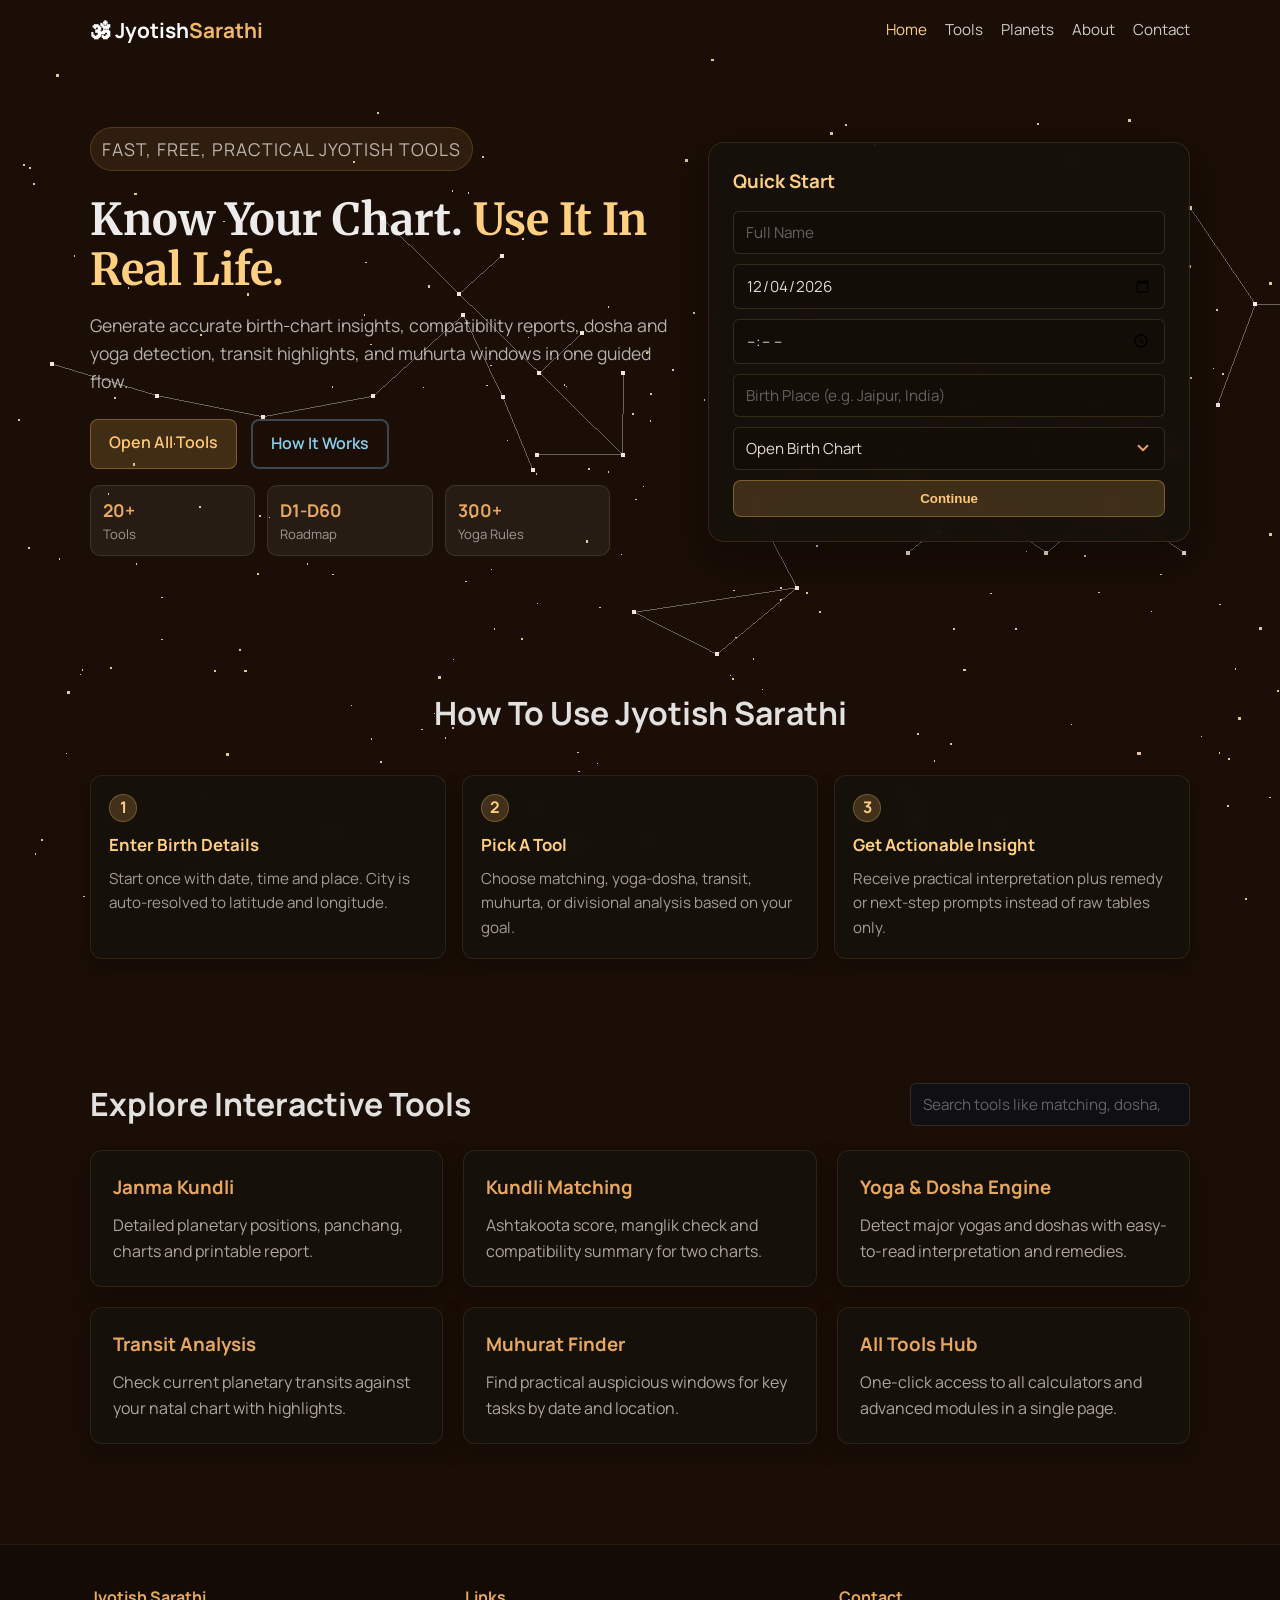
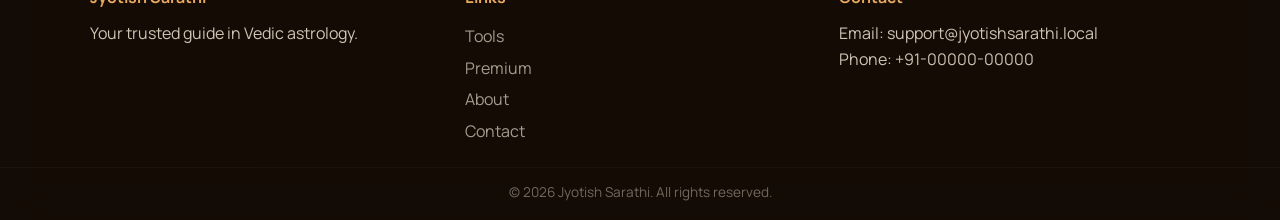
<file: index.html>
<!DOCTYPE html>
<html lang="en">
<head>
<meta charset="UTF-8" />
<meta name="viewport" content="width=device-width, initial-scale=1.0"/>
<title>Jyotish Sarathi - Vedic Astrology & Premium Consultations</title>
<link rel="preconnect" href="https://fonts.googleapis.com">
<link rel="preconnect" href="https://fonts.gstatic.com" crossorigin>
<link href="https://fonts.googleapis.com/css2?family=Manrope:wght@400;500;700;800&family=Merriweather:wght@700;900&display=swap" rel="stylesheet">
<link rel="stylesheet" href="assets/css/styles.css?v=12"/>
</head>
<body>
<canvas id="bgStars" aria-hidden="true"></canvas>
<div class="aurora-layer" aria-hidden="true"></div>
<header class="site-header">
  <div class="container nav-wrap">
    <a href="index.html" class="logo">🕉 Jyotish<span>Sarathi</span></a>
    <button class="nav-toggle" aria-label="Menu">☰</button>
    <nav class="nav">
      <a href="index.html" class="active">Home</a>
      <a href="tools.html">Tools</a>
      
      <a href="panchang.html">Planets</a>
      <a href="about.html">About</a>
      <a href="contact.html">Contact</a>
    </nav>
  </div>
</header>

<section class="hero">
  <div class="hero-orb orb-a" aria-hidden="true"></div>
  <div class="hero-orb orb-b" aria-hidden="true"></div>
  <div class="container hero-grid">
    <div>
      <p class="pill">Fast, Free, Practical Jyotish Tools</p>
      <h1>Know Your Chart. <span class="accent">Use It In Real Life.</span></h1>
      <p>Generate accurate birth-chart insights, compatibility reports, dosha and yoga detection, transit highlights, and muhurta windows in one guided flow.</p>
      <div class="hero-cta">
        <a href="tools.html" class="btn btn-primary">Open All Tools</a>
        <a href="#howItWorks" class="btn btn-outline">How It Works</a>
      </div>
      <div class="mini-stats">
        <div><strong>20+</strong><span>Tools</span></div>
        <div><strong>D1-D60</strong><span>Roadmap</span></div>
        <div><strong>300+</strong><span>Yoga Rules</span></div>
      </div>
    </div>
    <div class="hero-card">
      <h3>Quick Start</h3>
      <form id="quickKundli">
        <input type="text" name="name" placeholder="Full Name" required/>
        <input type="date" name="date" required/>
        <input type="time" name="time" required/>
        <input type="text" name="place" placeholder="Birth Place (e.g. Jaipur, India)" required/>
        <select name="next" required>
          <option value="panchang.html">Open Birth Chart</option>
          <option value="kundli-matching.html">Go to Kundli Matching</option>
          <option value="yoga-dosha.html">Check Yoga & Dosha</option>
          <option value="transit-analysis.html">Transit Analysis</option>
        </select>
        <button class="btn btn-primary" type="submit">Continue</button>
      </form>
    </div>
  </div>
</section>

<section class="section" id="howItWorks">
  <div class="container">
    <h2 class="section-title">How To Use Jyotish Sarathi</h2>
    <div class="journey-grid">
      <article class="journey-step">
        <span>1</span>
        <h3>Enter Birth Details</h3>
        <p>Start once with date, time and place. City is auto-resolved to latitude and longitude.</p>
      </article>
      <article class="journey-step">
        <span>2</span>
        <h3>Pick A Tool</h3>
        <p>Choose matching, yoga-dosha, transit, muhurta, or divisional analysis based on your goal.</p>
      </article>
      <article class="journey-step">
        <span>3</span>
        <h3>Get Actionable Insight</h3>
        <p>Receive practical interpretation plus remedy or next-step prompts instead of raw tables only.</p>
      </article>
    </div>
  </div>
</section>

<section class="section">
  <div class="container">
    <div class="tool-head">
      <h2 class="section-title">Explore Interactive Tools</h2>
      <input id="toolSearch" type="search" placeholder="Search tools like matching, dosha, transit..." aria-label="Search tools"/>
    </div>
    <div class="grid-3 tool-grid" id="toolGrid">
      <a class="card tool-card" href="panchang.html" data-keywords="janam kundli birth chart planets d1 d9">
        <h3>Janma Kundli</h3>
        <p>Detailed planetary positions, panchang, charts and printable report.</p>
      </a>
      <a class="card tool-card" href="kundli-matching.html" data-keywords="kundli matching guna milan marriage compatibility">
        <h3>Kundli Matching</h3>
        <p>Ashtakoota score, manglik check and compatibility summary for two charts.</p>
      </a>
      <a class="card tool-card" href="yoga-dosha.html" data-keywords="yoga dosha manglik kaal sarp gajakesari">
        <h3>Yoga & Dosha Engine</h3>
        <p>Detect major yogas and doshas with easy-to-read interpretation and remedies.</p>
      </a>
      <a class="card tool-card" href="transit-analysis.html" data-keywords="transit gochar saturn jupiter sade sati">
        <h3>Transit Analysis</h3>
        <p>Check current planetary transits against your natal chart with highlights.</p>
      </a>
      <a class="card tool-card" href="muhurat-finder.html" data-keywords="muhurat shubh lagna marriage griha pravesh">
        <h3>Muhurat Finder</h3>
        <p>Find practical auspicious windows for key tasks by date and location.</p>
      </a>
      <a class="card tool-card" href="tools.html" data-keywords="all tools panchang dasha divisional ashtakavarga">
        <h3>All Tools Hub</h3>
        <p>One-click access to all calculators and advanced modules in a single page.</p>
      </a>
    </div>
  </div>
</section>

<footer class="site-footer">
  <div class="container foot-grid">
    <div><h4>Jyotish Sarathi</h4><p>Your trusted guide in Vedic astrology.</p></div>
    <div><h4>Links</h4>
      <a href="tools.html">Tools</a><a href="premium.html">Premium</a><a href="about.html">About</a><a href="contact.html">Contact</a>
    </div>
    <div><h4>Contact</h4><p>Email: support@jyotishsarathi.local<br/>Phone: +91-00000-00000</p></div>
  </div>
  <p class="copy">© <span id="yr"></span> Jyotish Sarathi. All rights reserved.</p>
</footer>

<script src="assets/js/main.js"></script>
<script type="module" src="assets/js/divine-bg.js"></script>
</body>
</html>
</file>
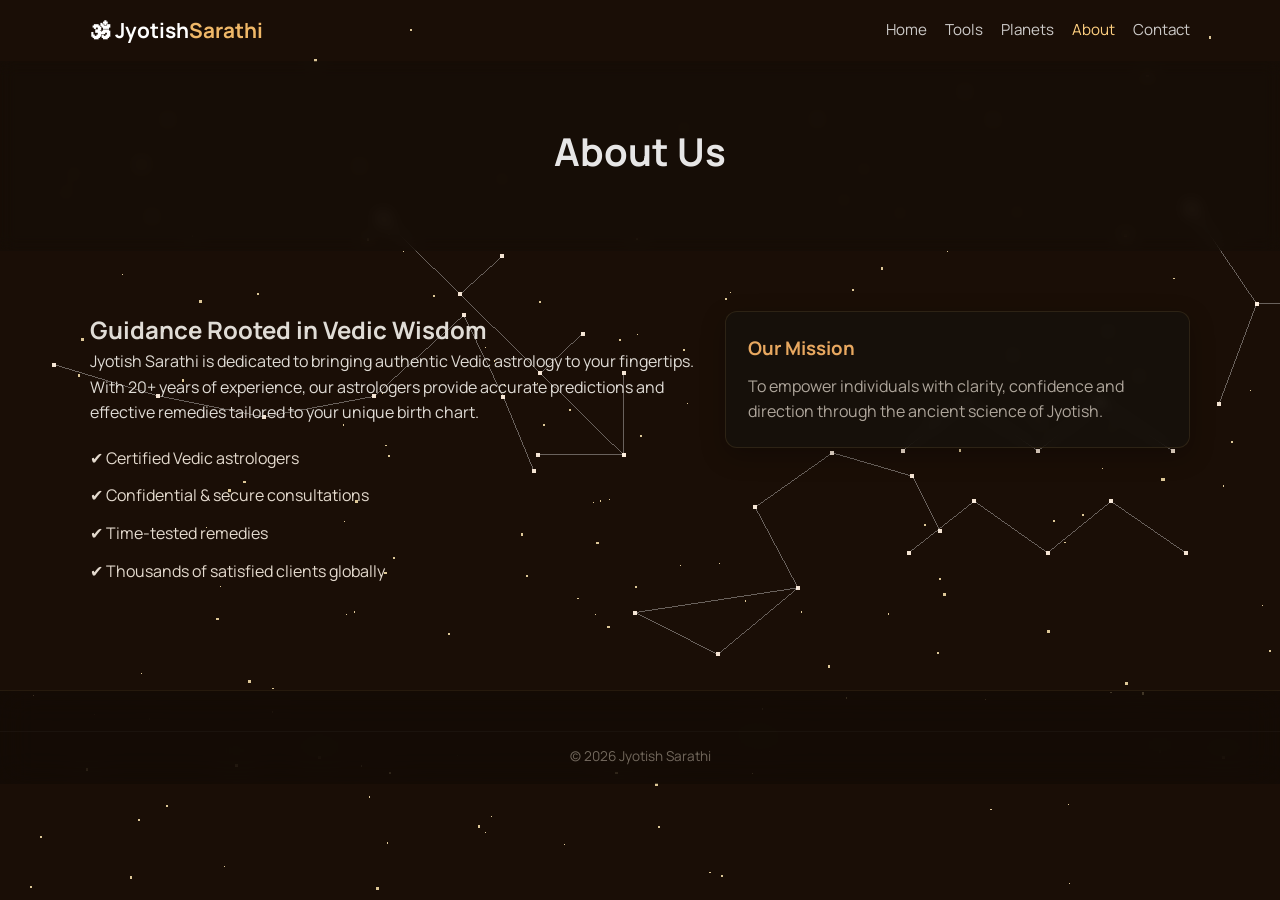
<file: about.html>
<!DOCTYPE html>
<html lang="en"><head>
<meta charset="UTF-8"/><meta name="viewport" content="width=device-width, initial-scale=1.0"/>
<title>About - Jyotish Sarathi</title>
<link rel="preconnect" href="https://fonts.googleapis.com">
<link rel="preconnect" href="https://fonts.gstatic.com" crossorigin>
<link href="https://fonts.googleapis.com/css2?family=Manrope:wght@400;500;700;800&family=Merriweather:wght@700;900&display=swap" rel="stylesheet">
<link rel="stylesheet" href="assets/css/styles.css?v=12"/></head><body>
<canvas id="bgStars" aria-hidden="true"></canvas>
<div class="aurora-layer" aria-hidden="true"></div>
<header class="site-header"><div class="container nav-wrap">
<a href="index.html" class="logo">🕉 Jyotish<span>Sarathi</span></a>
<button class="nav-toggle">☰</button>
<nav class="nav">
<a href="index.html">Home</a>
      <a href="tools.html">Tools</a>
<a href="panchang.html">Planets</a><a href="about.html" class="active">About</a><a href="contact.html">Contact</a>
</nav></div></header>

<section class="page-head"><div class="container"><h1>About Us</h1></div></section>

<section class="section"><div class="container about-grid">
  <div>
    <h2>Guidance Rooted in Vedic Wisdom</h2>
    <p>Jyotish Sarathi is dedicated to bringing authentic Vedic astrology to your fingertips. With 20+ years of experience, our astrologers provide accurate predictions and effective remedies tailored to your unique birth chart.</p>
    <ul class="checklist">
      <li>✔ Certified Vedic astrologers</li>
      <li>✔ Confidential & secure consultations</li>
      <li>✔ Time-tested remedies</li>
      <li>✔ Thousands of satisfied clients globally</li>
    </ul>
  </div>
  <div class="card">
    <h3>Our Mission</h3>
    <p>To empower individuals with clarity, confidence and direction through the ancient science of Jyotish.</p>
  </div>
</div></div></section>

<footer class="site-footer"><p class="copy">© <span id="yr"></span> Jyotish Sarathi</p></footer>
<script src="assets/js/main.js"></script>
<script type="module" src="assets/js/divine-bg.js"></script>
</body></html>
</file>
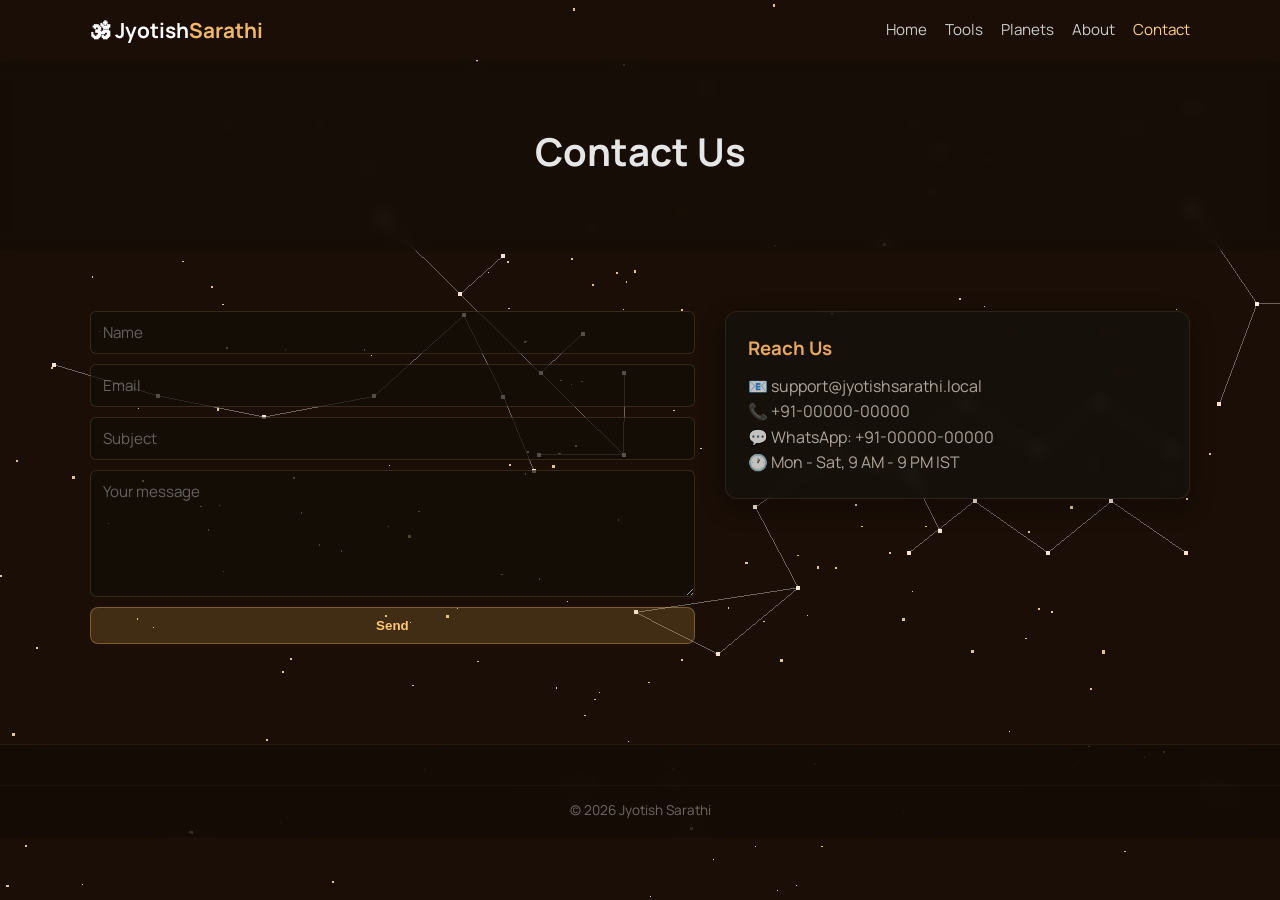
<file: contact.html>
<!DOCTYPE html>
<html lang="en"><head>
<meta charset="UTF-8"/><meta name="viewport" content="width=device-width, initial-scale=1.0"/>
<title>Contact - Jyotish Sarathi</title>
<link rel="preconnect" href="https://fonts.googleapis.com">
<link rel="preconnect" href="https://fonts.gstatic.com" crossorigin>
<link href="https://fonts.googleapis.com/css2?family=Manrope:wght@400;500;700;800&family=Merriweather:wght@700;900&display=swap" rel="stylesheet">
<link rel="stylesheet" href="assets/css/styles.css?v=12"/></head><body>
<canvas id="bgStars" aria-hidden="true"></canvas>
<div class="aurora-layer" aria-hidden="true"></div>
<header class="site-header"><div class="container nav-wrap">
<a href="index.html" class="logo">🕉 Jyotish<span>Sarathi</span></a>
<button class="nav-toggle">☰</button>
<nav class="nav">
<a href="index.html">Home</a>
      <a href="tools.html">Tools</a>
<a href="panchang.html">Planets</a><a href="about.html">About</a><a href="contact.html" class="active">Contact</a>
</nav></div></header>

<section class="page-head"><div class="container"><h1>Contact Us</h1></div></section>

<section class="section"><div class="container about-grid">
  <form id="contactForm" class="booking-form">
    <input name="name" placeholder="Name" required/>
    <input name="email" type="email" placeholder="Email" required/>
    <input name="subject" placeholder="Subject" required/>
    <textarea name="msg" rows="5" placeholder="Your message" required></textarea>
    <button class="btn btn-primary" type="submit">Send</button>
  </form>
  <div class="card">
    <h3>Reach Us</h3>
    <p>📧 support@jyotishsarathi.local</p>
    <p>📞 +91-00000-00000</p>
    <p>💬 WhatsApp: +91-00000-00000</p>
    <p>🕐 Mon - Sat, 9 AM - 9 PM IST</p>
  </div>
</div></section>

<footer class="site-footer"><p class="copy">© <span id="yr"></span> Jyotish Sarathi</p></footer>
<script src="assets/js/main.js"></script>
<script type="module" src="assets/js/divine-bg.js"></script>
</body></html>
</file>
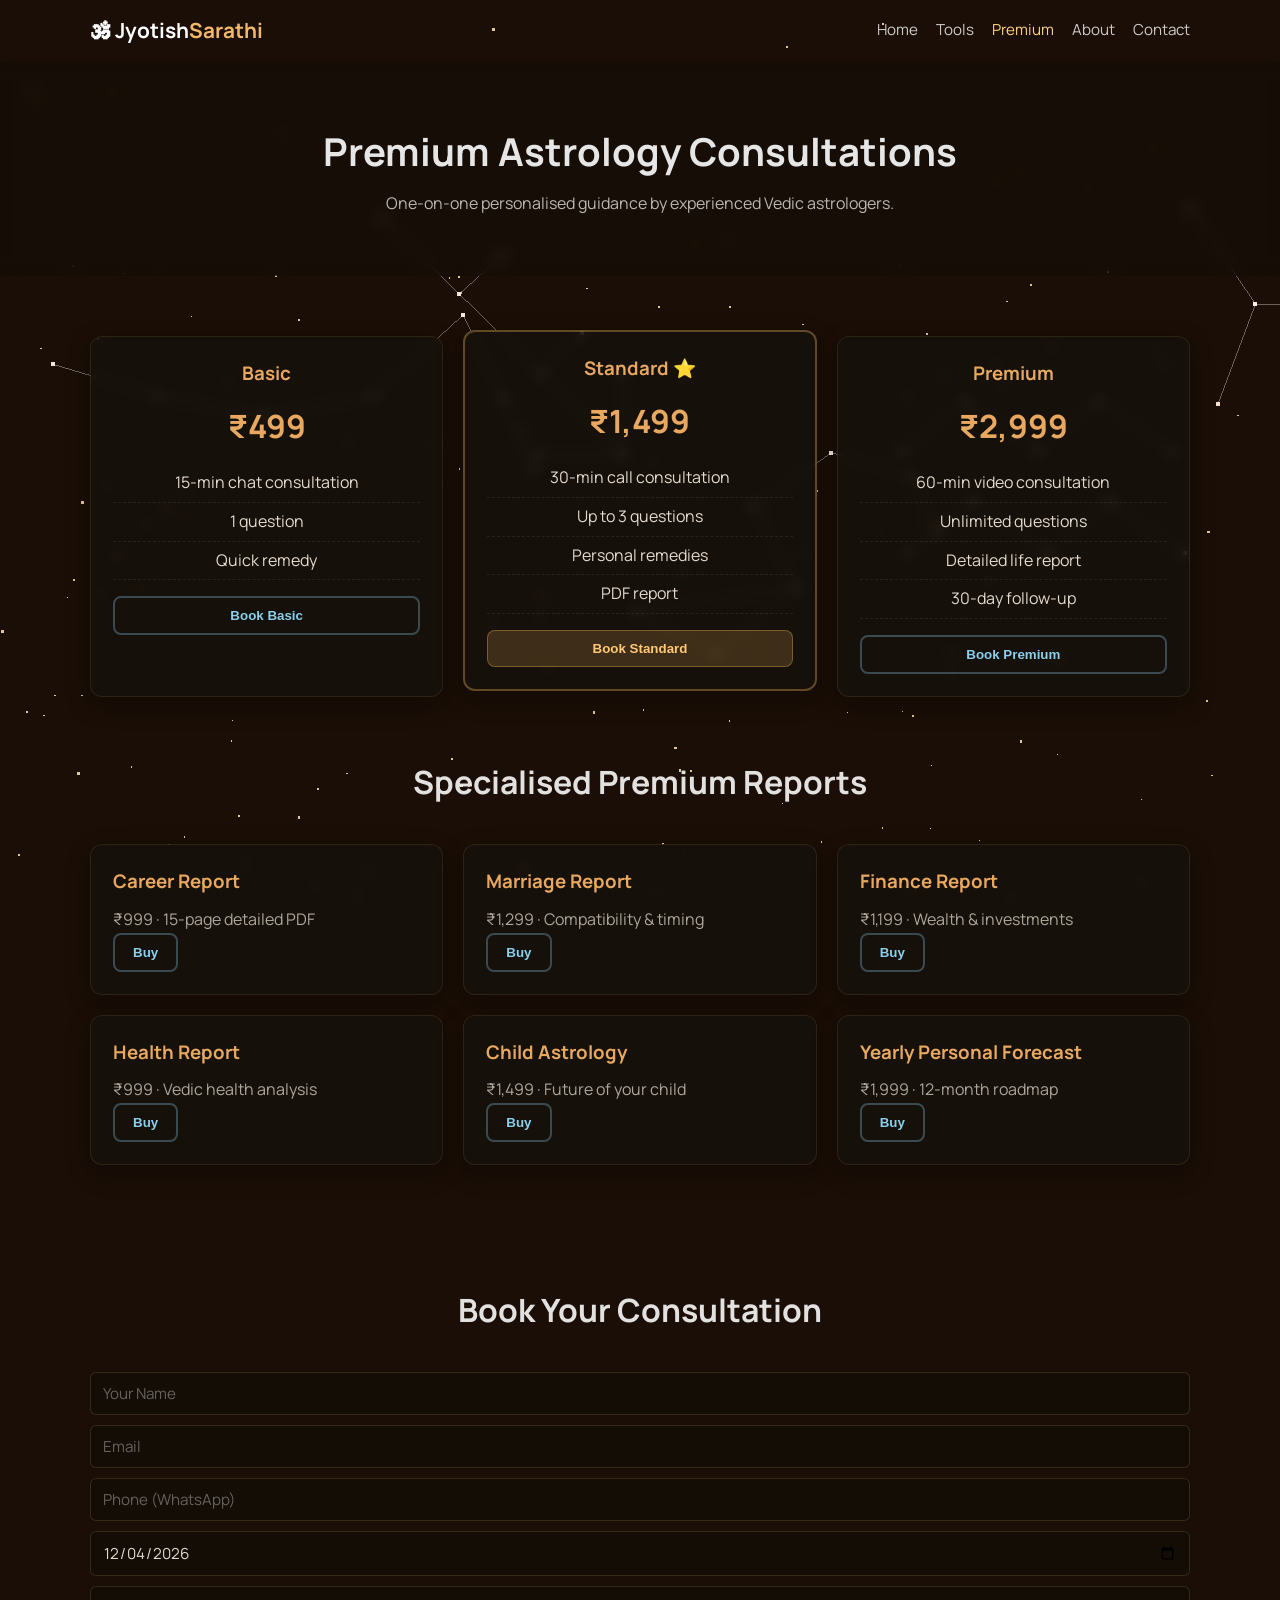
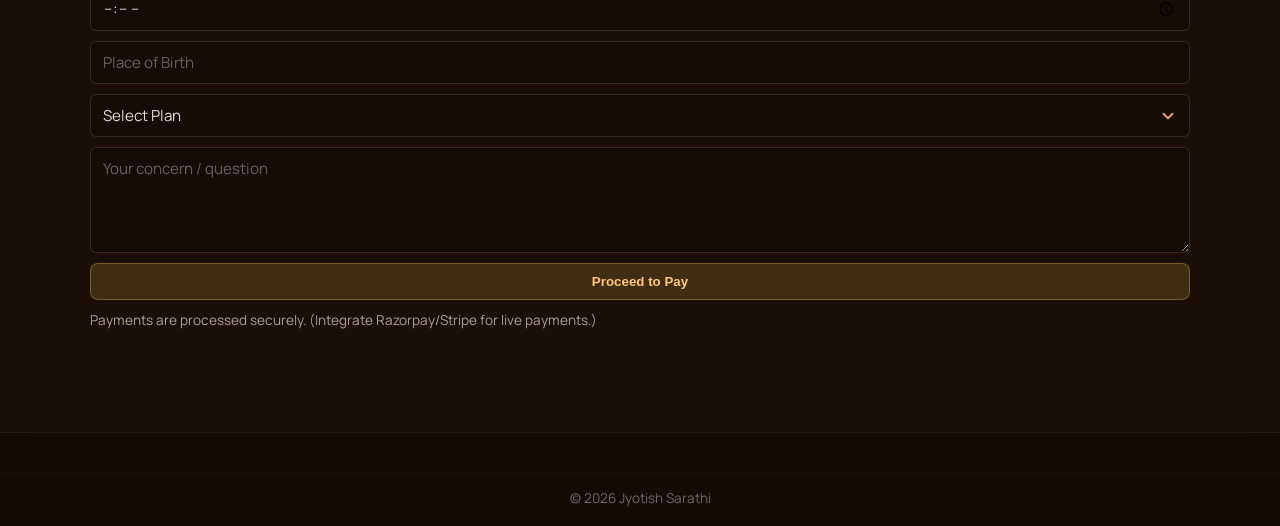
<file: premium.html>
<!DOCTYPE html>
<html lang="en"><head>
<meta charset="UTF-8"/><meta name="viewport" content="width=device-width, initial-scale=1.0"/>
<title>Premium Services - Jyotish Sarathi</title>
<link rel="preconnect" href="https://fonts.googleapis.com">
<link rel="preconnect" href="https://fonts.gstatic.com" crossorigin>
<link href="https://fonts.googleapis.com/css2?family=Manrope:wght@400;500;700;800&family=Merriweather:wght@700;900&display=swap" rel="stylesheet">
<link rel="stylesheet" href="assets/css/styles.css?v=12"/></head><body>
<canvas id="bgStars" aria-hidden="true"></canvas>
<div class="aurora-layer" aria-hidden="true"></div>
<header class="site-header"><div class="container nav-wrap">
<a href="index.html" class="logo">🕉 Jyotish<span>Sarathi</span></a>
<button class="nav-toggle">☰</button>
<nav class="nav">
<a href="index.html">Home</a>
      <a href="tools.html">Tools</a>
<a href="premium.html" class="active">Premium</a><a href="about.html">About</a><a href="contact.html">Contact</a>
</nav></div></header>

<section class="page-head"><div class="container">
<h1>Premium Astrology Consultations</h1>
<p>One-on-one personalised guidance by experienced Vedic astrologers.</p></div></section>

<section class="section"><div class="container">
<div class="grid-3 pricing">
  <div class="card price-card">
    <h3>Basic</h3><div class="price">₹499</div>
    <ul><li>15-min chat consultation</li><li>1 question</li><li>Quick remedy</li></ul>
    <button class="btn btn-outline" data-plan="Basic" data-amount="499">Book Basic</button>
  </div>
  <div class="card price-card featured">
    <h3>Standard ⭐</h3><div class="price">₹1,499</div>
    <ul><li>30-min call consultation</li><li>Up to 3 questions</li><li>Personal remedies</li><li>PDF report</li></ul>
    <button class="btn btn-primary" data-plan="Standard" data-amount="1499">Book Standard</button>
  </div>
  <div class="card price-card">
    <h3>Premium</h3><div class="price">₹2,999</div>
    <ul><li>60-min video consultation</li><li>Unlimited questions</li><li>Detailed life report</li><li>30-day follow-up</li></ul>
    <button class="btn btn-outline" data-plan="Premium" data-amount="2999">Book Premium</button>
  </div>
</div>

<h2 class="section-title" style="margin-top:60px">Specialised Premium Reports</h2>
<div class="grid-3">
  <div class="card"><h3>Career Report</h3><p>₹999 · 15-page detailed PDF</p><button class="btn btn-outline" data-plan="Career Report" data-amount="999">Buy</button></div>
  <div class="card"><h3>Marriage Report</h3><p>₹1,299 · Compatibility & timing</p><button class="btn btn-outline" data-plan="Marriage Report" data-amount="1299">Buy</button></div>
  <div class="card"><h3>Finance Report</h3><p>₹1,199 · Wealth & investments</p><button class="btn btn-outline" data-plan="Finance Report" data-amount="1199">Buy</button></div>
  <div class="card"><h3>Health Report</h3><p>₹999 · Vedic health analysis</p><button class="btn btn-outline" data-plan="Health Report" data-amount="999">Buy</button></div>
  <div class="card"><h3>Child Astrology</h3><p>₹1,499 · Future of your child</p><button class="btn btn-outline" data-plan="Child Astrology" data-amount="1499">Buy</button></div>
  <div class="card"><h3>Yearly Personal Forecast</h3><p>₹1,999 · 12-month roadmap</p><button class="btn btn-outline" data-plan="Yearly Forecast" data-amount="1999">Buy</button></div>
</div>
</div></section>

<section class="section alt"><div class="container">
<h2 class="section-title">Book Your Consultation</h2>
<form id="bookingForm" class="booking-form">
  <input type="text" name="name" placeholder="Your Name" required/>
  <input type="email" name="email" placeholder="Email" required/>
  <input type="tel" name="phone" placeholder="Phone (WhatsApp)" required/>
  <input type="date" name="dob" required/>
  <input type="time" name="tob" required/>
  <input type="text" name="pob" placeholder="Place of Birth" required/>
  <select name="plan" id="planSelect" required>
    <option value="">Select Plan</option>
    <option>Basic - ₹499</option>
    <option>Standard - ₹1499</option>
    <option>Premium - ₹2999</option>
  </select>
  <textarea name="question" placeholder="Your concern / question" rows="4"></textarea>
  <button type="submit" class="btn btn-primary">Proceed to Pay</button>
</form>
<p class="muted small-text">Payments are processed securely. (Integrate Razorpay/Stripe for live payments.)</p>
</div></section>

<footer class="site-footer"><p class="copy">© <span id="yr"></span> Jyotish Sarathi</p></footer>
<script src="assets/js/main.js"></script>
<script type="module" src="assets/js/divine-bg.js"></script>
</body></html>
</file>
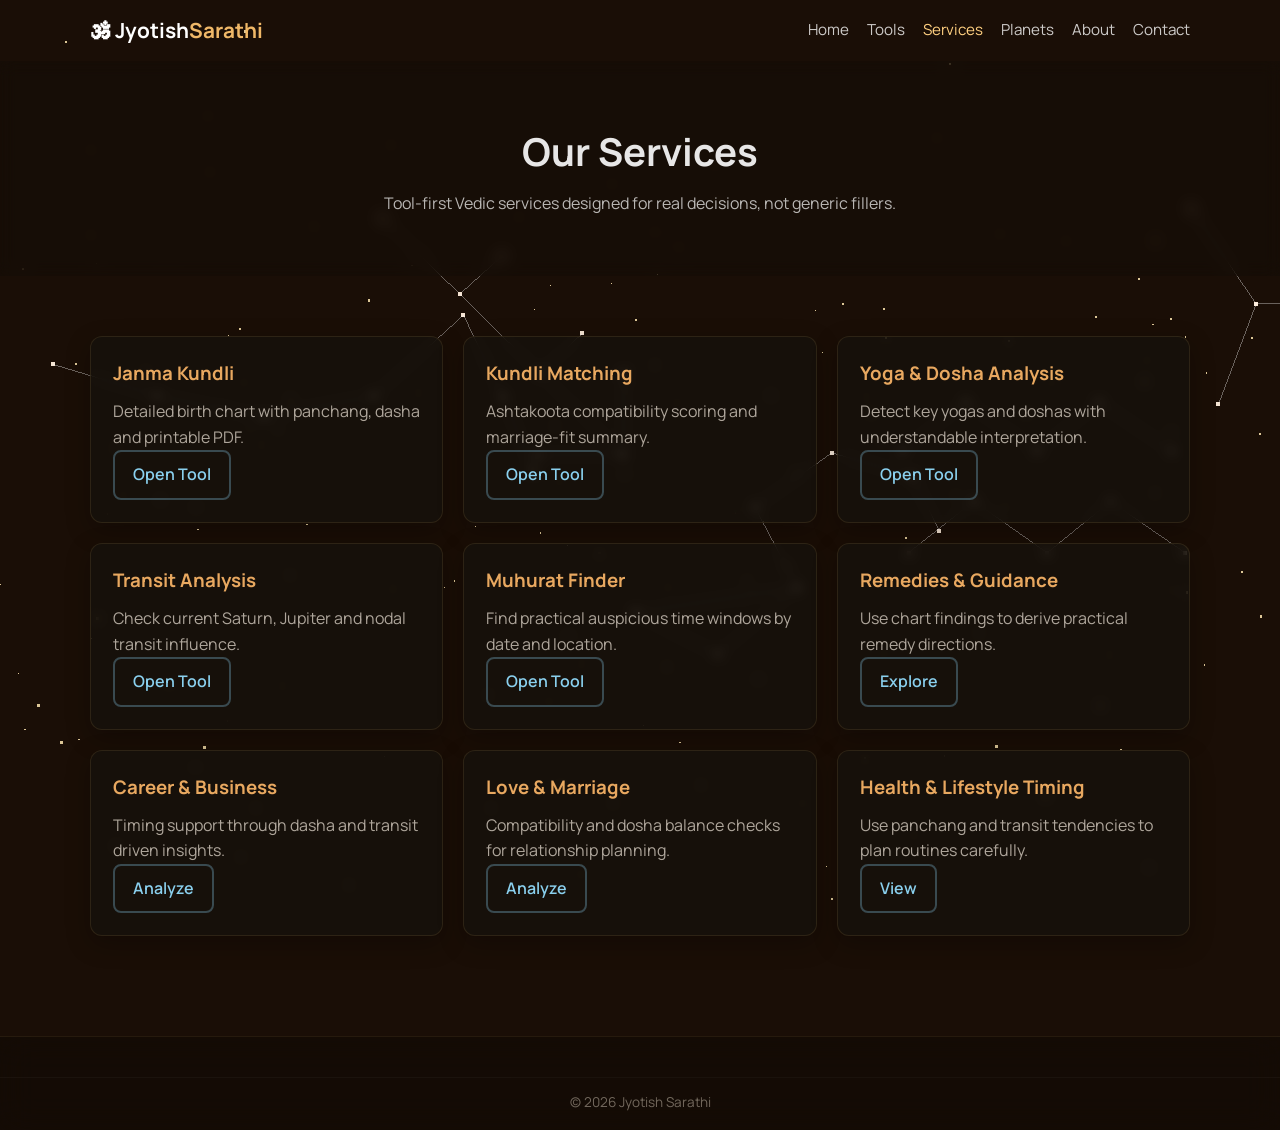
<file: services.html>
<!DOCTYPE html>
<html lang="en"><head>
<meta charset="UTF-8"/><meta name="viewport" content="width=device-width, initial-scale=1.0"/>
<title>Services - Jyotish Sarathi</title>
<link rel="preconnect" href="https://fonts.googleapis.com">
<link rel="preconnect" href="https://fonts.gstatic.com" crossorigin>
<link href="https://fonts.googleapis.com/css2?family=Manrope:wght@400;500;700;800&family=Merriweather:wght@700;900&display=swap" rel="stylesheet">
<link rel="stylesheet" href="assets/css/styles.css?v=12"/></head><body>
<canvas id="bgStars" aria-hidden="true"></canvas>
<div class="aurora-layer" aria-hidden="true"></div>
<header class="site-header"><div class="container nav-wrap">
<a href="index.html" class="logo">🕉 Jyotish<span>Sarathi</span></a>
<button class="nav-toggle">☰</button>
<nav class="nav">
<a href="index.html">Home</a><a href="tools.html">Tools</a><a href="services.html" class="active">Services</a>
<a href="panchang.html">Planets</a><a href="about.html">About</a><a href="contact.html">Contact</a>
</nav></div></header>

<section class="page-head"><div class="container"><h1>Our Services</h1>
<p>Tool-first Vedic services designed for real decisions, not generic fillers.</p></div></section>

<section class="section"><div class="container">
<div class="grid-3">
  <div class="card"><h3>Janma Kundli</h3><p>Detailed birth chart with panchang, dasha and printable PDF.</p><a class="btn btn-outline" href="panchang.html">Open Tool</a></div>
  <div class="card"><h3>Kundli Matching</h3><p>Ashtakoota compatibility scoring and marriage-fit summary.</p><a class="btn btn-outline" href="kundli-matching.html">Open Tool</a></div>
  <div class="card"><h3>Yoga & Dosha Analysis</h3><p>Detect key yogas and doshas with understandable interpretation.</p><a class="btn btn-outline" href="yoga-dosha.html">Open Tool</a></div>
  <div class="card"><h3>Transit Analysis</h3><p>Check current Saturn, Jupiter and nodal transit influence.</p><a class="btn btn-outline" href="transit-analysis.html">Open Tool</a></div>
  <div class="card"><h3>Muhurat Finder</h3><p>Find practical auspicious time windows by date and location.</p><a class="btn btn-outline" href="muhurat-finder.html">Open Tool</a></div>
  <div class="card"><h3>Remedies & Guidance</h3><p>Use chart findings to derive practical remedy directions.</p><a class="btn btn-outline" href="premium.html">Explore</a></div>
  <div class="card"><h3>Career & Business</h3><p>Timing support through dasha and transit driven insights.</p><a class="btn btn-outline" href="transit-analysis.html">Analyze</a></div>
  <div class="card"><h3>Love & Marriage</h3><p>Compatibility and dosha balance checks for relationship planning.</p><a class="btn btn-outline" href="kundli-matching.html">Analyze</a></div>
  <div class="card"><h3>Health & Lifestyle Timing</h3><p>Use panchang and transit tendencies to plan routines carefully.</p><a class="btn btn-outline" href="panchang.html">View</a></div>
</div></div></section>

<footer class="site-footer"><p class="copy">© <span id="yr"></span> Jyotish Sarathi</p></footer>
<script src="assets/js/main.js"></script>
<script type="module" src="assets/js/divine-bg.js"></script>
</body></html>
</file>
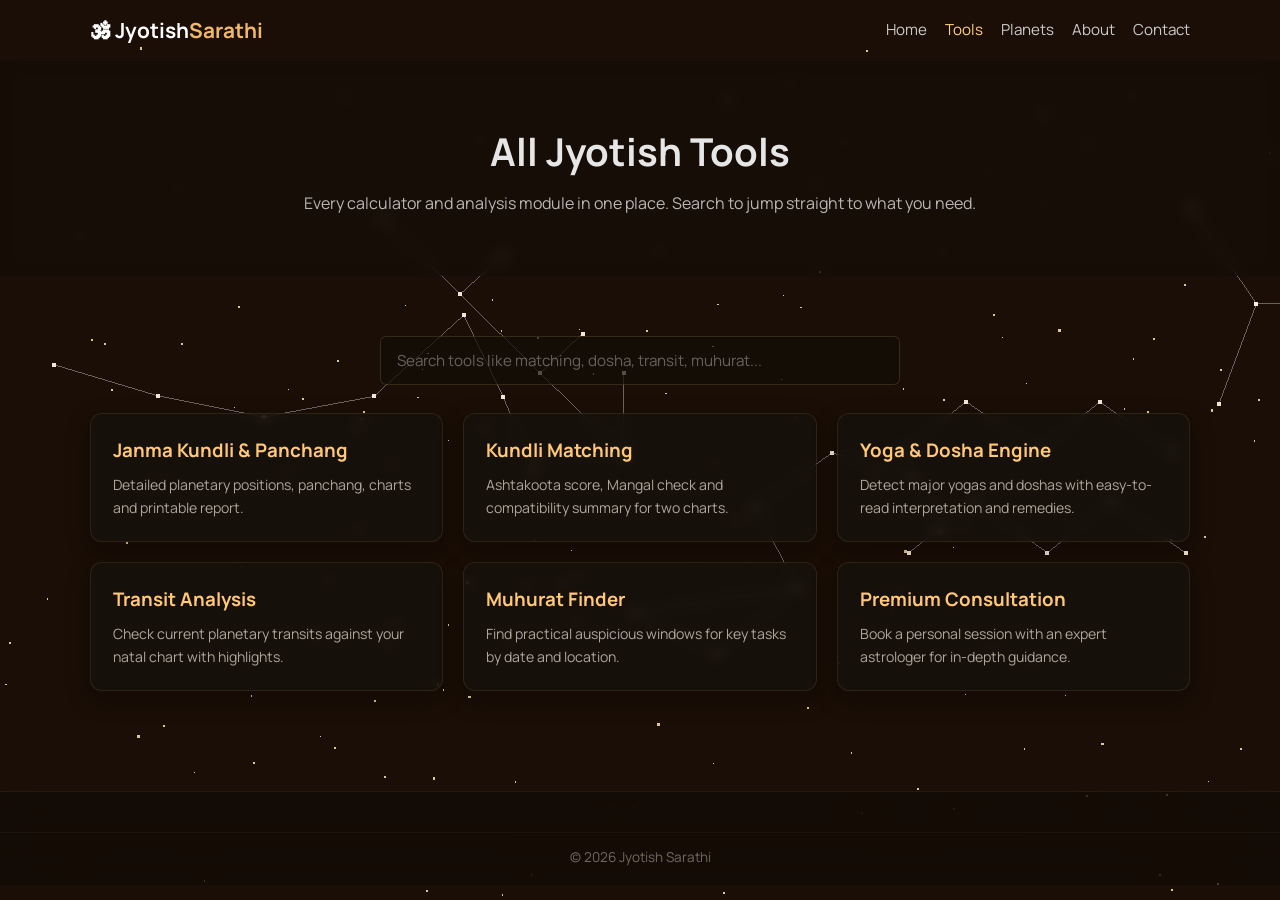
<file: tools.html>
<!DOCTYPE html>
<html lang="en">
<head>
<meta charset="UTF-8"/>
<meta name="viewport" content="width=device-width, initial-scale=1.0"/>
<title>All Tools - Jyotish Sarathi</title>
<link rel="preconnect" href="https://fonts.googleapis.com">
<link rel="preconnect" href="https://fonts.gstatic.com" crossorigin>
<link href="https://fonts.googleapis.com/css2?family=Manrope:wght@400;500;700;800&family=Merriweather:wght@700;900&display=swap" rel="stylesheet">
<link rel="stylesheet" href="assets/css/styles.css?v=12"/>
<style>
  .tool-search-wrap { max-width:520px; margin:0 auto 28px; }
  #toolFinder { width:100%; padding:13px 16px; font-size:.95rem; }
  .tool-card h3 { margin:0 0 8px; color:#ffc878; }
  .tool-card p { margin:0; font-size:.88rem; color:rgba(226,216,204,.75); }
</style>
</head>
<body>
<canvas id="bgStars" aria-hidden="true"></canvas>
<div class="aurora-layer" aria-hidden="true"></div>
<header class="site-header"><div class="container nav-wrap">
  <a href="index.html" class="logo">🕉 Jyotish<span>Sarathi</span></a>
  <button class="nav-toggle">☰</button>
  <nav class="nav">
    <a href="index.html">Home</a>
    <a href="tools.html" class="active">Tools</a>
    <a href="panchang.html">Planets</a>
    <a href="about.html">About</a>
    <a href="contact.html">Contact</a>
  </nav>
</div></header>

<section class="page-head"><div class="container">
  <h1>All Jyotish Tools</h1>
  <p>Every calculator and analysis module in one place. Search to jump straight to what you need.</p>
</div></section>

<section class="section"><div class="container">
  <div class="tool-search-wrap">
    <input id="toolFinder" type="search" placeholder="Search tools like matching, dosha, transit, muhurat..." aria-label="Search tools"/>
  </div>

  <div class="grid-3 tool-grid">
    <a class="card tool-card" href="panchang.html" data-tool-card data-keywords="janam kundli birth chart planets panchang d1 d9 report">
      <h3>Janma Kundli &amp; Panchang</h3>
      <p>Detailed planetary positions, panchang, charts and printable report.</p>
    </a>
    <a class="card tool-card" href="kundli-matching.html" data-tool-card data-keywords="kundli matching guna milan marriage compatibility ashtakoota">
      <h3>Kundli Matching</h3>
      <p>Ashtakoota score, Mangal check and compatibility summary for two charts.</p>
    </a>
    <a class="card tool-card" href="yoga-dosha.html" data-tool-card data-keywords="yoga dosha manglik kaal sarp gajakesari budhaditya">
      <h3>Yoga &amp; Dosha Engine</h3>
      <p>Detect major yogas and doshas with easy-to-read interpretation and remedies.</p>
    </a>
    <a class="card tool-card" href="transit-analysis.html" data-tool-card data-keywords="transit gochar saturn jupiter sade sati rahu">
      <h3>Transit Analysis</h3>
      <p>Check current planetary transits against your natal chart with highlights.</p>
    </a>
    <a class="card tool-card" href="muhurat-finder.html" data-tool-card data-keywords="muhurat shubh lagna marriage griha pravesh auspicious time">
      <h3>Muhurat Finder</h3>
      <p>Find practical auspicious windows for key tasks by date and location.</p>
    </a>
    <a class="card tool-card" href="premium.html" data-tool-card data-keywords="premium consultation astrologer booking report">
      <h3>Premium Consultation</h3>
      <p>Book a personal session with an expert astrologer for in-depth guidance.</p>
    </a>
  </div>
</div></section>

<footer class="site-footer"><p class="copy">© <span id="yr"></span> Jyotish Sarathi</p></footer>
<script src="assets/js/main.js"></script>
<script src="assets/js/tools.js"></script>
<script type="module" src="assets/js/divine-bg.js"></script>
</body>
</html>
</file>
<file: assets/css/styles.css>
:root{
  --bg:#1a0e06;
  --primary:#e8a060;
  --accent:#f0b868;
  --dark:#e0dcd6;
  --muted:#b0a090;
  --card:rgba(20,16,10,.72);
  --border:rgba(255,220,160,.08);
  --card-text:#e4dace;
}
*{box-sizing:border-box;margin:0;padding:0}
body{
  font-family:'Manrope','Segoe UI',Tahoma,sans-serif;
  background:var(--bg);
  color:var(--dark);
  line-height:1.6;
  position:relative;
  min-height:100vh;
}
a{color:var(--primary);text-decoration:none}
.container{max-width:1140px;margin:0 auto;padding:0 20px}

/* ---- fixed background layers ---- */
#bgStars{
  position:fixed;
  inset:0;
  width:100%;
  height:100%;
  z-index:0;
  pointer-events:none;
  background:radial-gradient(ellipse at 40% 30%, #2a1a0e 0%, #1a0e06 50%, #100804 100%);
}
.aurora-layer{
  display:none;
}
@keyframes auroraShift{
  0%{transform:translate3d(-2%,-1%,0) scale(1) rotate(0deg)}
  33%{transform:translate3d(2%,1%,0) scale(1.04) rotate(0.5deg)}
  66%{transform:translate3d(-1%,2%,0) scale(1.02) rotate(-0.3deg)}
  100%{transform:translate3d(3%,-1%,0) scale(1.06) rotate(0.2deg)}
}

/* all page content sits above the background */
.site-header,
.hero,
.section,
.page-head,
.site-footer,
main{
  position:relative;
  z-index:2;
}

/* ---- header ---- */
.site-header{
  background:transparent;
  color:#fff;
  position:sticky;
  top:0;
  z-index:60;
  border-bottom:none;
}
.nav-wrap{display:flex;align-items:center;justify-content:space-between;padding:14px 20px}
.logo{color:#fff;font-weight:700;font-size:1.3rem}
.logo span{color:#f0b868}
.nav{display:flex;gap:18px;align-items:center}
.nav a{color:rgba(255,255,255,.78);font-size:.95rem;transition:.2s}
.nav a:hover,.nav a.active{opacity:1;color:#ffd080}
.nav-toggle{display:none;background:none;border:none;color:#fff;font-size:1.6rem;cursor:pointer}

/* ---- buttons ---- */
.btn{display:inline-block;padding:10px 18px;border-radius:8px;font-weight:600;cursor:pointer;border:2px solid transparent;transition:.2s}
.btn-primary{background:rgba(240,180,90,.18);color:#ffc878;border:1px solid rgba(240,180,90,.35)}
.btn-primary:hover{background:rgba(240,180,90,.3);color:#fff}
.btn-outline{background:transparent;border-color:rgba(140,210,240,.3);color:#8ad0ee}
.btn-outline:hover{background:rgba(240,180,90,.15);color:#ffe0a8}
.btn.small{padding:6px 12px;font-size:.85rem}

/* ---- hero ---- */
.hero{
  position:relative;
  background:transparent;
  padding:66px 0 72px;
  overflow:hidden;
}
.hero-grid{display:grid;grid-template-columns:1.2fr 1fr;gap:40px;align-items:center}
.hero h1{font-family:'Merriweather',serif;font-size:2.75rem;line-height:1.13;margin-bottom:16px;color:rgba(255,255,255,.92)}
.accent{color:#ffd080}
.hero p{font-size:1.1rem;color:rgba(255,255,255,.68);margin-bottom:24px}
.hero-cta{display:flex;gap:14px;flex-wrap:wrap}
.hero-card{
  background:rgba(22,18,12,.82);
  padding:24px;
  border-radius:16px;
  border:1px solid rgba(255,200,120,.12);
  box-shadow:0 16px 40px rgba(0,0,0,.35);
  backdrop-filter:blur(8px);
}
.hero-card h3{margin-bottom:14px;color:#ffd080}
.hero-card form,.booking-form{display:flex;flex-direction:column;gap:10px}
.hero-orb{display:none}
.orb-a{display:none}
.orb-b{display:none}
.pill{display:inline-flex;align-items:center;gap:8px;font-size:.82rem;text-transform:uppercase;letter-spacing:1px;color:#f0c070;background:rgba(230,170,80,.1);padding:7px 11px;border-radius:999px;border:1px solid rgba(230,170,80,.2)}
.mini-stats{display:grid;grid-template-columns:repeat(3,minmax(0,1fr));gap:12px;margin-top:16px;max-width:520px}
.mini-stats div{background:rgba(255,255,255,.06);border:1px solid rgba(255,255,255,.1);border-radius:10px;padding:10px 12px;display:flex;flex-direction:column}
.mini-stats strong{font-size:1.1rem;color:#e8a860}
.mini-stats span{font-size:.82rem;color:rgba(255,255,255,.55)}

/* ---- inputs ---- */
input,select,textarea{
  padding:10px 12px;
  border:1px solid rgba(255,200,120,.15);
  border-radius:6px;
  font-size:.95rem;
  font-family:inherit;
  background:rgba(18,14,8,.7);
  color:#e4dace;
}
input::placeholder,textarea::placeholder{color:rgba(255,255,255,.35)}
select{
  appearance:none;-webkit-appearance:none;-moz-appearance:none;
  padding-right:42px;cursor:pointer;
  background-image:url("data:image/svg+xml,%3Csvg xmlns='http://www.w3.org/2000/svg' width='18' height='18' viewBox='0 0 24 24' fill='none' stroke='%23e8a060' stroke-width='2.5' stroke-linecap='round' stroke-linejoin='round'%3E%3Cpolyline points='6 9 12 15 18 9'/%3E%3C/svg%3E");
  background-repeat:no-repeat;background-position:right 12px center;background-size:18px 18px;
  background-color:rgba(18,14,8,.7);
}
select option{background:#1a1408;color:#e4dace}

/* ---- sections ---- */
.section{padding:60px 0;background:transparent}
.section.alt{background:transparent}
.section-title{text-align:center;font-size:2rem;margin-bottom:36px;color:rgba(255,255,255,.88)}
.grid-3{display:grid;grid-template-columns:repeat(3,1fr);gap:20px}
.grid-4{display:grid;grid-template-columns:repeat(4,1fr);gap:20px}
.card{
  background:rgba(22,18,12,.75);
  padding:22px;border-radius:12px;
  border:1px solid rgba(255,200,120,.1);
  box-shadow:0 8px 24px rgba(0,0,0,.25);
  backdrop-filter:blur(6px);
  color:var(--card-text);
}
.card h3{margin-bottom:10px;color:#e8a860}
.card p{color:rgba(226,216,204,.75)}
blockquote.card{font-style:italic;color:rgba(226,216,204,.8)}
.feature{text-align:center;padding:20px}
.feature h4{color:#ffd080;margin-bottom:6px}
.feature p{color:rgba(226,216,204,.7)}

.journey-grid{display:grid;grid-template-columns:repeat(3,1fr);gap:16px}
.journey-step{background:rgba(22,18,12,.75);border:1px solid rgba(255,200,120,.1);padding:18px;border-radius:12px;box-shadow:0 8px 20px rgba(0,0,0,.2);backdrop-filter:blur(6px)}
.journey-step span{display:inline-flex;width:28px;height:28px;border-radius:50%;align-items:center;justify-content:center;background:rgba(240,180,90,.2);color:#ffd080;font-weight:700;margin-bottom:10px;border:1px solid rgba(240,180,90,.3)}
.journey-step h3{font-size:1.05rem;color:#ffd080;margin-bottom:8px}
.journey-step p{font-size:.95rem;color:rgba(226,216,204,.7)}

.tool-head{display:flex;align-items:center;justify-content:space-between;gap:18px;flex-wrap:wrap;margin-bottom:20px}
.tool-head .section-title{margin:0}
.tool-head input{min-width:280px;max-width:380px;background:rgba(10,18,30,.6)}
.tool-grid .tool-card{display:block;transition:transform .2s ease,box-shadow .2s ease,border-color .2s ease}
.tool-grid .tool-card:hover{transform:translateY(-4px);box-shadow:0 16px 32px rgba(0,0,0,.35);border-color:rgba(240,180,90,.25)}

.tool-form-grid,.tool-grid-form{display:grid;grid-template-columns:repeat(2,minmax(0,1fr));gap:16px}
.tool-row-2,.inline-two{display:grid;grid-template-columns:repeat(2,minmax(0,1fr));gap:10px}
.tool-submit-wrap,.tool-actions{grid-column:1/-1;display:flex;justify-content:center;margin-top:6px}
.tool-result-card{max-width:920px;margin:0 auto}
.tool-result-stack{display:grid;grid-template-columns:repeat(2,minmax(0,1fr));gap:12px}
.tool-flag{background:rgba(22,18,12,.75);border:1px solid rgba(255,200,120,.1);border-radius:10px;padding:14px}
.tool-flag h4{display:flex;justify-content:space-between;gap:8px;color:#e8a860;font-size:1rem;margin-bottom:6px}
.tool-flag h4 span{font-size:.78rem;text-transform:uppercase;letter-spacing:.5px;padding:3px 8px;border-radius:999px;background:rgba(255,255,255,.08)}
.tool-flag.ok{border-color:rgba(180,200,100,.35);background:rgba(40,35,20,.45)}
.tool-flag.ok h4 span{background:rgba(180,200,100,.2);color:#8ee0a8}
.tool-flag.warn{border-color:rgba(230,160,100,.3);background:rgba(50,30,15,.5)}
.tool-flag.warn h4 span{background:rgba(230,160,100,.18);color:#f0c080}
.tool-list{margin-top:8px;padding-left:18px;color:rgba(226,216,204,.7)}

/* ---- pricing ---- */
.pricing .price-card{text-align:center;position:relative}
.pricing .price{font-size:2rem;color:#e8a860;font-weight:700;margin:12px 0}
.pricing ul{list-style:none;margin-bottom:16px}
.pricing ul li{padding:6px 0;border-bottom:1px dashed rgba(255,255,255,.08);color:var(--card-text)}
.pricing .featured{border:2px solid rgba(240,180,90,.35);transform:translateY(-6px)}
.price-card button{width:100%}

/* ---- page head ---- */
.page-head{background:rgba(18,12,6,.5);color:#fff;padding:60px 0;text-align:center;backdrop-filter:blur(8px);border-bottom:none}
.page-head h1{font-size:2.4rem;margin-bottom:8px;color:rgba(255,255,255,.9)}
.page-head p{color:rgba(255,255,255,.7)}

/* ---- about ---- */
.about-grid{display:grid;grid-template-columns:1.3fr 1fr;gap:30px;align-items:start}
.checklist{list-style:none;margin-top:14px}
.checklist li{padding:6px 0;color:var(--card-text)}

/* ---- footer ---- */
.site-footer{background:rgba(14,10,6,.45);color:#d0c4b4;padding:40px 0 16px;margin-top:40px;border-top:1px solid rgba(255,200,120,.08);position:relative;z-index:2;backdrop-filter:blur(16px);-webkit-backdrop-filter:blur(16px)}
.foot-grid{display:grid;grid-template-columns:repeat(3,1fr);gap:24px;margin-bottom:20px}
.foot-grid h4{color:#e8a860;margin-bottom:10px}
.foot-grid a{display:block;color:#d0c4b4;opacity:.78;padding:3px 0}
.copy{text-align:center;border-top:1px solid rgba(255,255,255,.06);padding-top:14px;opacity:.5;font-size:.85rem}

.muted{color:var(--muted)}
.small-text{font-size:.85rem;margin-top:10px;color:var(--muted)}

@media(max-width:860px){
  .nav-toggle{display:block}
  .nav{display:none;position:absolute;top:60px;right:0;left:0;background:rgba(8,16,26,.96);flex-direction:column;padding:16px;gap:14px}
  .nav.open{display:flex}
  .hero-grid,.about-grid{grid-template-columns:1fr}
  .journey-grid,.tool-form-grid,.tool-result-stack{grid-template-columns:1fr}
  .tool-head input{min-width:100%;max-width:100%}
  .grid-3,.grid-4{grid-template-columns:1fr 1fr}
  .hero h1{font-size:2rem}
  .foot-grid{grid-template-columns:1fr}
}
@media(max-width:520px){
  .grid-3,.grid-4,.mini-stats,.tool-row-2,.inline-two{grid-template-columns:1fr}
}

/* ---- form labels ---- */
.booking-form label{display:flex;flex-direction:column;gap:6px;font-size:.9rem;color:var(--muted)}
.geo-status{min-height:1.2em;font-size:.85rem;color:var(--muted);margin:-2px 0 2px}
.geo-status.ok{color:#80c870}
.geo-status.warn{color:#e0a060}
.geo-status.busy{color:#d8a060}

/* ---- tables ---- */
.eph-table{width:100%;border-collapse:collapse;background:rgba(14,22,36,.8);border-radius:8px;overflow:hidden;box-shadow:0 4px 16px rgba(0,0,0,.3)}
.eph-table th,.eph-table td{padding:10px 12px;border-bottom:1px solid rgba(255,255,255,.06);text-align:left;font-size:.95rem;color:var(--card-text)}
.eph-table th{background:rgba(230,160,70,.12);color:#e8a860;font-weight:600}
.eph-table tr:last-child td{border-bottom:none}
.eph-table tr:hover td{background:rgba(255,255,255,.04)}

/* ---- kundli report ---- */
.kundli-svg{background:rgba(14,22,36,.7);border-radius:10px;box-shadow:0 6px 18px rgba(0,0,0,.2);max-width:100%;height:auto;font-family:'Manrope','Segoe UI',Tahoma,sans-serif}
.kundli-report .kundli-h{text-align:center;margin:36px 0 18px;color:rgba(255,255,255,.85);font-size:1.5rem;border-bottom:1px dashed rgba(255,255,255,.1);padding-bottom:8px}
.kundli-grid-2{display:grid;grid-template-columns:1fr 1fr;gap:16px}
.kundli-grid-3{display:grid;grid-template-columns:1fr;gap:24px;max-width:640px;margin:0 auto}
.chart-wrap{background:rgba(14,22,36,.7);border:1px solid rgba(255,255,255,.08);border-radius:10px;padding:14px;text-align:center;box-shadow:0 4px 12px rgba(0,0,0,.2)}
.chart-wrap h4{color:#e8a860;margin-bottom:10px;font-size:1rem}
.chart-wrap .kundli-svg{box-shadow:none;max-width:600px;width:100%}
.report-actions{display:flex;justify-content:flex-end;gap:10px;margin:0 0 12px}
@media(max-width:860px){
  .kundli-grid-2,.kundli-grid-3{grid-template-columns:1fr}
  .report-actions{justify-content:stretch}
  .report-actions .btn{width:100%}
}

/* ---- lang tabs ---- */
.lang-tabs{display:flex;justify-content:center;gap:8px;margin:0 auto 20px;max-width:560px}
.lang-tab{
  padding:8px 22px;
  border:2px solid rgba(240,180,90,.25);
  background:transparent;
  color:#e8a860;
  font-weight:600;border-radius:999px;cursor:pointer;font-family:inherit;font-size:.95rem;transition:.2s;
}
.lang-tab:hover{background:rgba(240,180,90,.1)}
.lang-tab.active{background:rgba(240,180,90,.2);color:#ffe0a8;border-color:rgba(240,180,90,.4)}

/* ---- dasha accordion ---- */
.dasha-md{
  background:rgba(14,22,36,.8);border:1px solid rgba(255,255,255,.08);border-radius:8px;margin-bottom:10px;
  box-shadow:0 2px 8px rgba(0,0,0,.15);overflow:hidden;
}
.dasha-md > summary{
  cursor:pointer;list-style:none;padding:12px 16px;display:grid;
  grid-template-columns:30px minmax(180px,1.6fr) auto minmax(210px,1.6fr);gap:10px;align-items:center;font-size:.95rem;color:var(--card-text);
}
.dasha-md > summary::-webkit-details-marker{display:none}
.dasha-md > summary::before{
  content:"▸";color:#e8a860;font-size:1.1rem;transition:transform .2s;
  display:inline-flex;align-items:center;justify-content:center;
  width:22px;height:22px;border:1px solid rgba(255,255,255,.12);border-radius:999px;background:rgba(230,170,80,.08);
}
.dasha-md[open] > summary::before{transform:rotate(90deg)}
.dasha-md .md-idx{color:var(--muted);font-weight:600}
.dasha-md .md-lord{color:#e8a860;font-weight:700}
.dasha-md .md-yrs{color:var(--muted);white-space:nowrap}
.dasha-md .md-range{color:var(--card-text);font-size:.88rem;text-align:right;white-space:nowrap}
.dasha-ad-table{margin:0;border-radius:0;box-shadow:none}
.dasha-ad-table th{background:rgba(230,160,70,.12)}
@media(max-width:640px){
  .dasha-md > summary{grid-template-columns:24px 1fr;row-gap:4px}
  .dasha-md .md-yrs,.dasha-md .md-range{grid-column:2/3;text-align:left}
  .dasha-md .md-range{white-space:normal}
}
</file>
